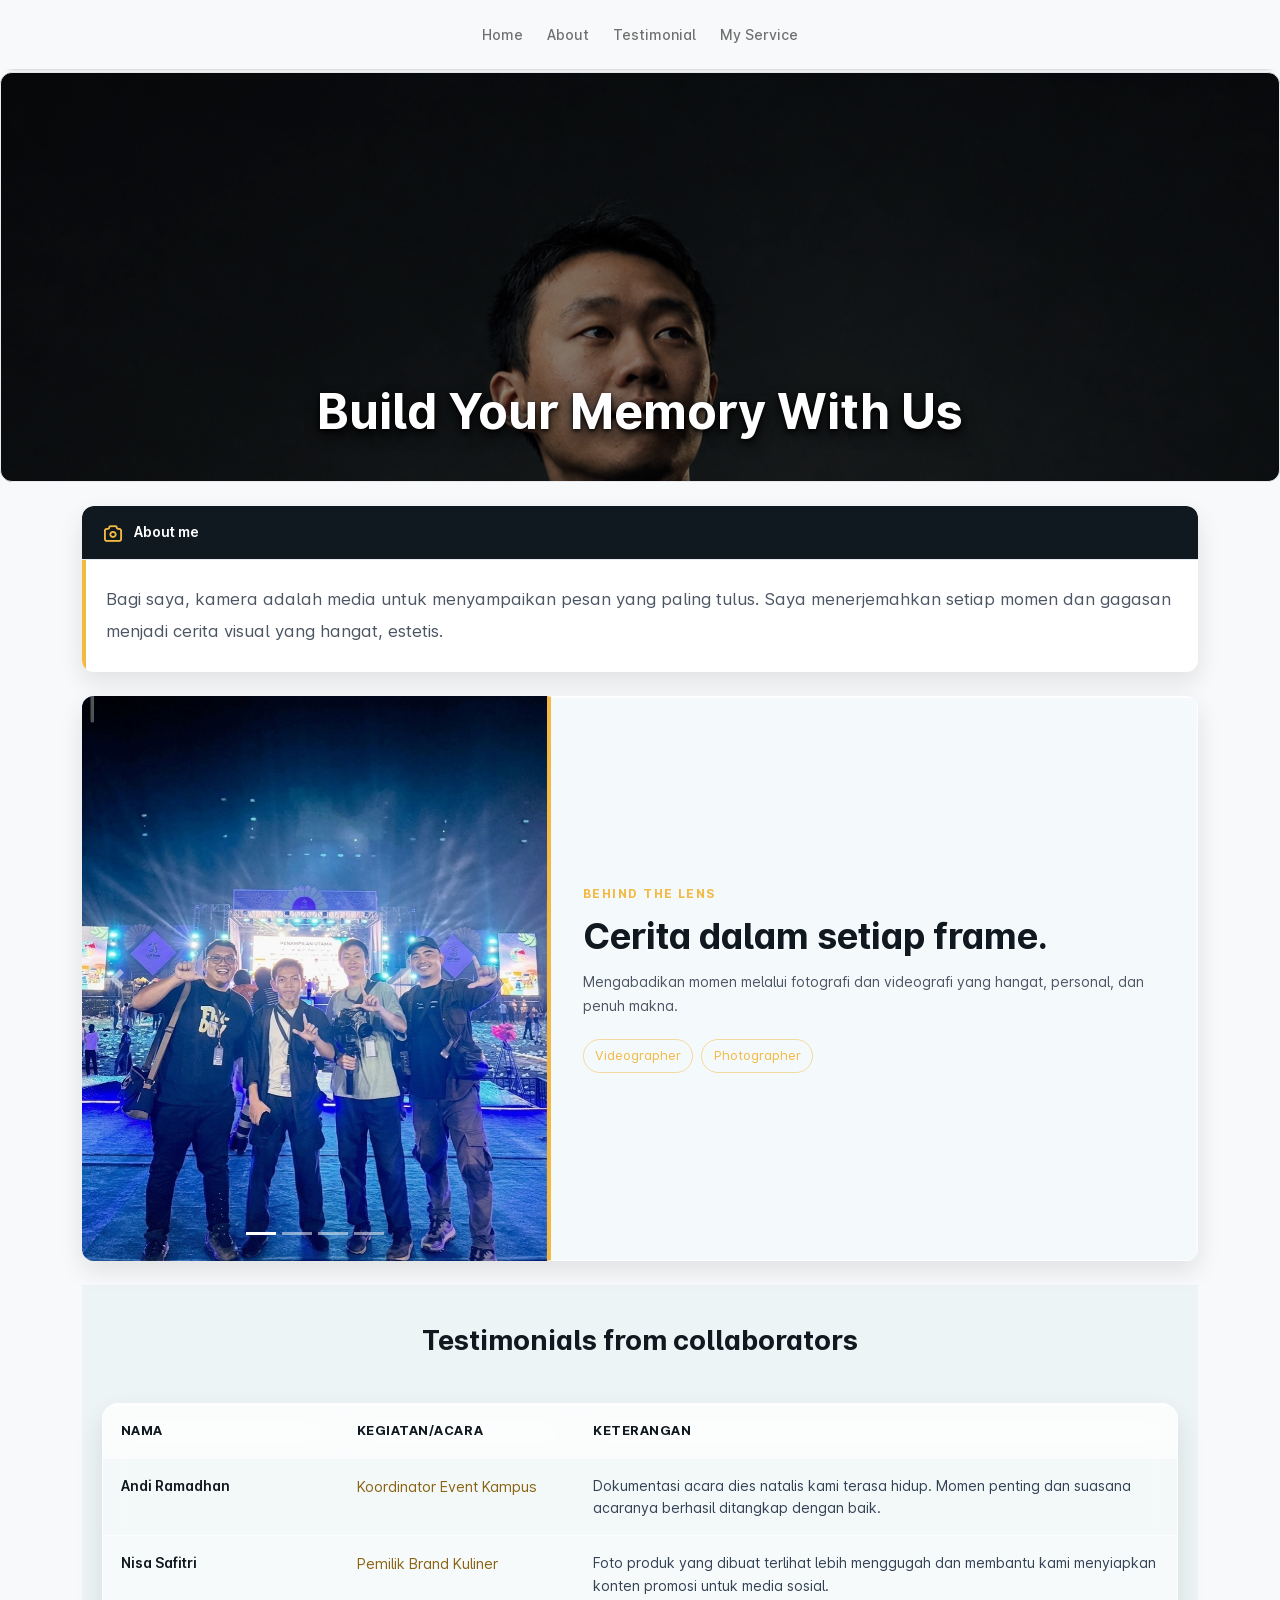
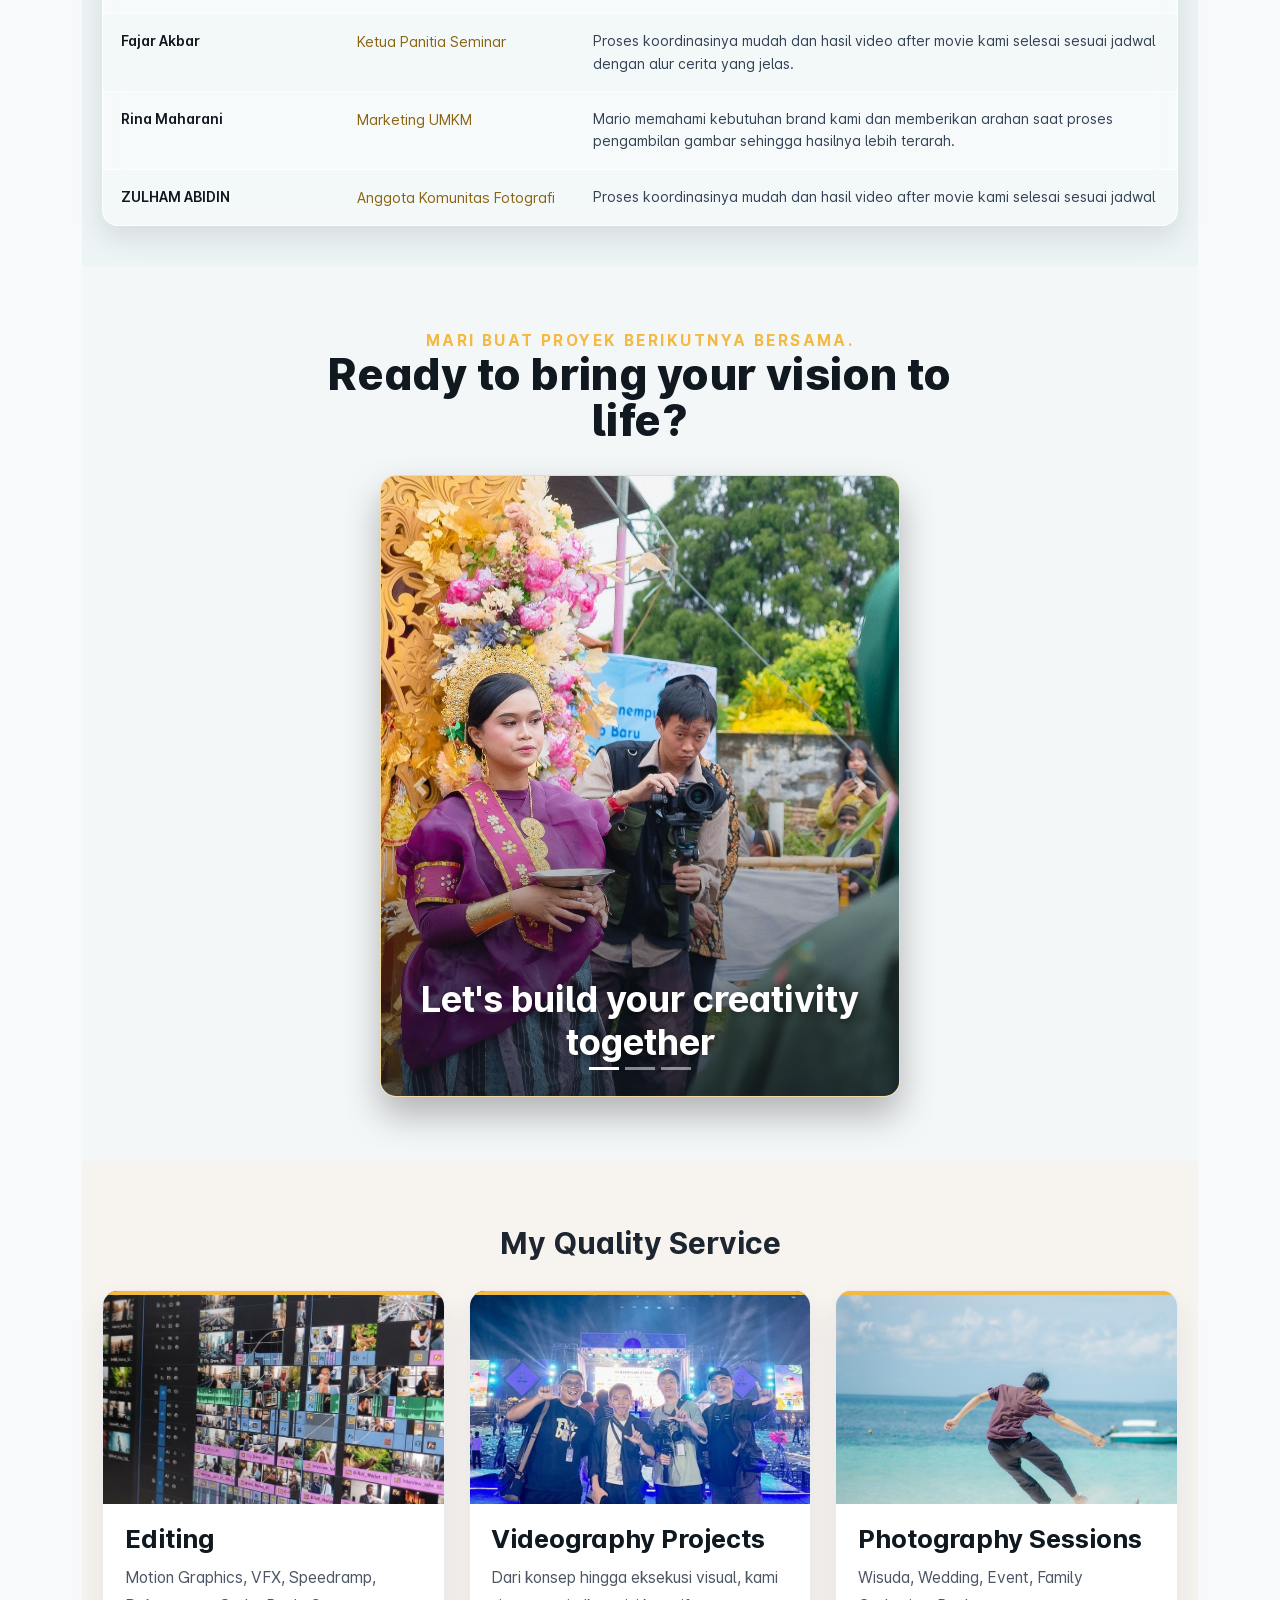
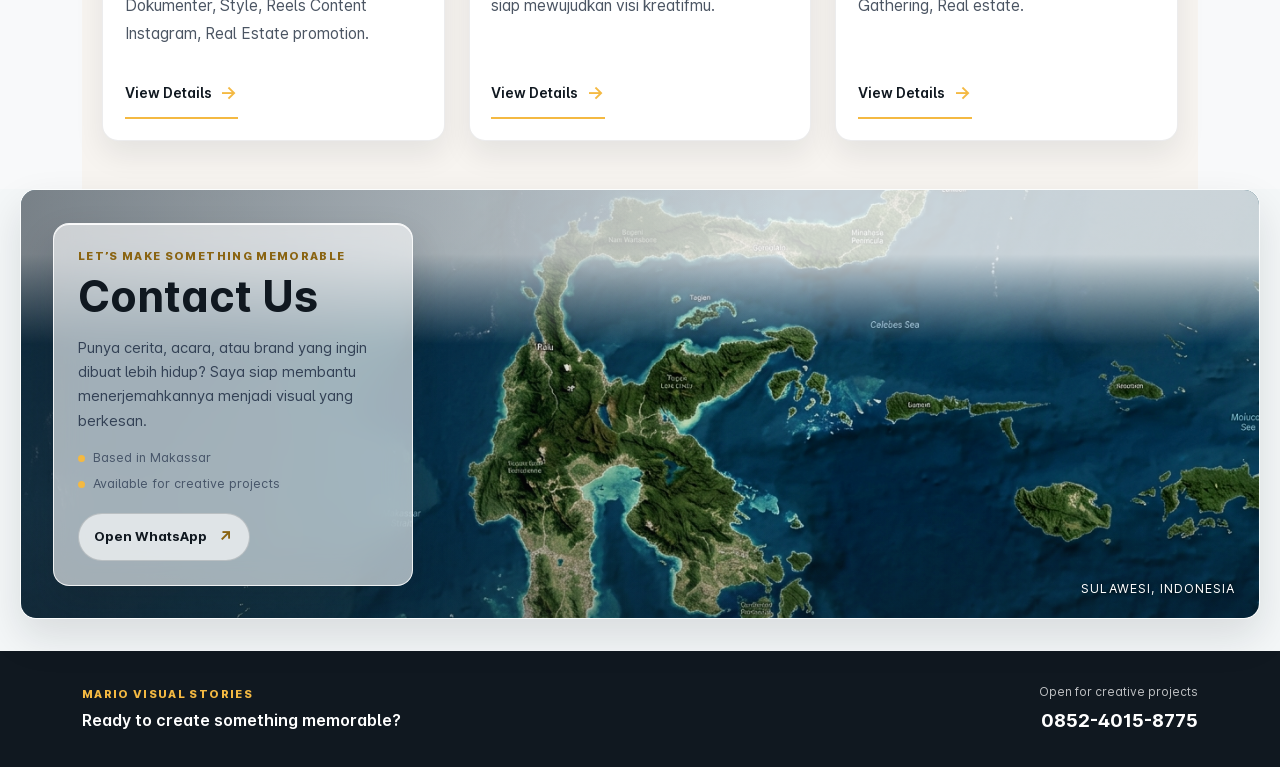
<file: index.html>
<!doctype html>
<html lang="id">

<head>
  <title>Mario</title>
  <meta charset="utf-8">
  <meta name="viewport" content="width=device-width,initial-scale=1,user-scalable=0,minimal-ui">
  <meta http-equiv="X-UA-Compatible" content="IE=edge">
  <meta name="author" content="Vidio Grapher Makassar">
  <meta name="author" content="Vidio Grapher Makassar ">
  <meta name="keyword" content="Vidio Grapher Makassar">
  <meta name="keyword" content="Vidio Grapher Makassar ">
  <meta name="keyword" content="Vidio Grapher">
  <link rel="icon" href="upload/logo.webp" type="image/x-icon">
  <link href="assets/css/plugins/animate.min.css" rel="stylesheet" type="text/css">
  <link rel="stylesheet" href="assets/fonts/inter/inter.css" id="main-font-link">
  <link rel="stylesheet" href="assets/fonts/tabler-icons.min.css">
  <link rel="stylesheet" href="assets/fonts/feather.css">
  <link rel="stylesheet" href="assets/fonts/fontawesome.css">
  <link rel="stylesheet" href="assets/fonts/material.css">
  <link rel="stylesheet" href="assets/css/style.css" id="main-style-link">
  <link rel="stylesheet" href="assets/css/style-preset.css">
  <link rel="stylesheet" href="assets/css/landing.css">
  <link rel="stylesheet" href="assets/css/index.css">

  <script>
    document.addEventListener("DOMContentLoaded", function () {
      const images = document.querySelectorAll('.col-md-6.col-xl-4 img');
      images.forEach(img => {
        img.setAttribute("loading", "lazy");
      });
    });
  </script>

</head>

<body data-pc-preset="preset-1" data-pc-sidebar-caption="true" data-pc-direction="ltr" data-pc-theme_contrast=""
  data-pc-theme="light" class="landing-page">


  <header id="home">
    <nav class="navbar navbar-expand-md navbar-light default mb-0">
      <div class="container">
        <a class="navbar-brand  text-black ps-4 fw-semibold" href="">Mario</a>
        <button class="navbar-toggler rounded" type="button" data-toggle="collapse" data-target="#navbarNav"
          aria-controls="navbarNav" aria-expanded="false" aria-label="Toggle navigation">
          <span class="navbar-toggler-icon"></span>
        </button>

        <div class="collapse navbar-collapse" id="navbarNav">
          <ul class="navbar-nav mx-auto mb-2 mb-lg-0 align-items-center">
            <li class="nav-item px-1"><a class="nav-link" href="index.html">Home</a></li>
            <li class="nav-item px-1"><a class="nav-link" href="#about">About</a></li>
            <li class="nav-item px-1"><a class="nav-link" href="#education">Testimonial</a></li>
            <li class="nav-item px-1"><a class="nav-link" href="#projects">My Service</a></li>
          </ul>
        </div>

      </div>
    </nav>

    <script>
      document.addEventListener("DOMContentLoaded", function () {
        var navToggler = document.querySelector(".navbar-toggler");
        var navbarCollapse = document.querySelector(".navbar-collapse");
        navToggler.addEventListener("click", function () {
          navbarCollapse.classList.toggle("show");
        });
      });
    </script>
  </header>

  <div class="card social-profile jumbotron-image">
    <img src="upload/jumbotron-lanscape.png" alt="" aria-hidden="true" class="card-img-top">
    <div class="jumbotron-image-text" id="heroTypingText" aria-live="polite">Build Your Memory With Us</div>
  </div>

  <div class="container">

    <div class="row">

      <div class="col-sm-12">
        <div class="row">
          <div>

            <!-- ===================================== About Me ====================================================== -->
            <div id="about" class="card about-card">
              <div class="card-header about-card-header d-flex align-items-center">
                <h5 class="about-card-title"><i class="ti ti-camera"></i>About me</h5>
              </div>
              <div class="card-body about-card-body">
                <p class="about-card-copy">
                  Bagi saya, kamera adalah media untuk menyampaikan pesan yang paling tulus. Saya menerjemahkan setiap
                  momen dan gagasan menjadi cerita visual yang hangat, estetis.
                </p>
              </div>
            </div>
            <!-- ===================================== End About Me============================================================== -->

            <!-- ===================================== Behind the lens ====================================================== -->
            <div class="card picture-card">
              <div class="row g-0 align-items-stretch">
                <div class="col-md-5">
                  <div id="projectImageCarousel" class="carousel slide picture-card-carousel" data-bs-ride="carousel">
                    <div id="behindLensIndicators" class="carousel-indicators"></div>
                    <div id="behindLensSlides" class="carousel-inner"></div>

                    
                    <button class="carousel-control-prev" type="button" data-bs-target="#projectImageCarousel"
                      data-bs-slide="prev" aria-label="Gambar sebelumnya">
                      <span class="carousel-control-prev-icon" aria-hidden="true"></span>
                    </button>
                    <button class="carousel-control-next" type="button" data-bs-target="#projectImageCarousel"
                      data-bs-slide="next" aria-label="Gambar berikutnya">
                      <span class="carousel-control-next-icon" aria-hidden="true"></span>
                    </button>
                  </div>
                </div>
                <div class="col-md-7">
                  <div class="picture-card-content">
                    <div class="picture-card-label">Behind the lens</div>
                    <h2 class="picture-card-title ">Cerita dalam setiap frame.</h2>
                    <p class="picture-card-copy">Mengabadikan momen melalui fotografi dan videografi yang hangat,
                      personal, dan penuh makna.</p>
                    <div class="picture-card-meta">
                      <span>Videographer</span>
                      <span>Photographer</span>
                    </div>
                  </div>
                </div>
              </div>
            </div>
            <!-- ================================= End Behind the lens ======================================================== -->


            <!-- ===================================== Testimonials====================================================== -->
            <section id="education" class="testimonials-section" aria-labelledby="testimonials-title">
              <h2 id="testimonials-title" class="testimonials-heading text-center">Testimonials from collaborators</h2>
              <br>
              <div class="testimonials-table-wrap">
                <table class="testimonials-table">
                  <caption class="visually-hidden">Keterangan kegiatan dan acara dari para klien</caption>
                  <thead>
                    <tr>
                      <th scope="col">Nama</th>
                      <th scope="col">Kegiatan/Acara</th>
                      <th scope="col">Keterangan</th>
                    </tr>
                  </thead>
                  <tbody id="testimonialsTableBody"></tbody>
                </table>
              </div>
            </section>
            <!-- ================================= End Testimonials ======================================================== -->


            <!-- ===================================== Creative Stories ====================================================== -->
            <section class="creative-section" aria-labelledby="creative-title">
              <p class="creative-intro">
                <span>Mari buat proyek berikutnya bersama.</span>
                Ready to bring your vision to life?
              </p>
              <div class="creative-visual">
                <div id="creativeCarousel" class="carousel slide creative-carousel" data-bs-ride="carousel"
                  data-bs-interval="4500">
                  <div id="creativeIndicators" class="carousel-indicators"></div>
                  <div id="creativeSlides" class="carousel-inner"></div>
                  <button class="carousel-control-prev" type="button" data-bs-target="#creativeCarousel"
                    data-bs-slide="prev" aria-label="Gambar proyek sebelumnya">
                    <span class="carousel-control-prev-icon" aria-hidden="true"></span>
                  </button>
                  <button class="carousel-control-next" type="button" data-bs-target="#creativeCarousel"
                    data-bs-slide="next" aria-label="Gambar proyek berikutnya">
                    <span class="carousel-control-next-icon" aria-hidden="true"></span>
                  </button>
                </div>
                <h2 id="creative-title" class="creative-caption">Let's build your creativity together</h2>
              </div>
            </section>
            <!-- ================================= End Creative Stories ======================================================== -->

            <!-- ===================================== My Quality Service ==================================================== -->
            <section id="projects" class="service-section" aria-labelledby="service-title">
              <h2 id="service-title" class="text-center">My Quality Service</h2>
              <br>
              <div id="serviceGrid" class="service-grid"></div>
            </section>
            <!-- ================================= End My Quality Service ==================================================== -->
            
          </div>
        </div>
      </div>

    </div>

  </div>

  <section class="contact-section" aria-labelledby="contact-title">
    <div class="contact-map">
      <img class="contact-map-image" src="upload/sulawesi.jpg" alt="Peta wilayah Sulawesi">
      <div class="contact-map-shade" aria-hidden="true"></div>
      <div class="contact-content">
        <div class="contact-panel">
          <p class="contact-eyebrow">Let’s make something memorable</p>
          <h2 id="contact-title">Contact Us</h2>
          <p class="contact-copy">Punya cerita, acara, atau brand yang ingin dibuat lebih hidup? Saya siap membantu menerjemahkannya menjadi visual yang berkesan.</p>
          <div class="contact-details">
            <span>Based in Makassar</span>
            <span>Available for creative projects</span>
          </div>
          <a class="contact-action" href="https://wa.me/6285240158775" target="_blank" rel="noopener">Open WhatsApp <span aria-hidden="true">↗</span></a>
        </div>
        <p class="contact-map-label">Sulawesi, Indonesia</p>
      </div>
    </div>
  </section>

  <footer class="footer">
    <div class="container footer-container">
      <div class="footer-brand">
        <span class="footer-kicker">Mario Visual Stories</span>
        <strong>Ready to create something memorable?</strong>
      </div>
      <div class="footer-contact">
        <span>Open for creative projects</span>
        <a href="https://wa.me/6285240158775" target="_blank" rel="noopener">0852-4015-8775</a>
      </div>
    </div>
  </footer>

  <script src="assets/js/fonts/custom-font.js"></script>
  <script src="assets/js/pcoded.js"></script>
  <script src="assets/js/component.js"></script>
  <script src="assets/js/plugins/feather.min.js"></script>
  <script src="assets/js/plugins/popper.min.js"></script>
  <script src="assets/js/plugins/simplebar.min.js"></script>
  <script src="assets/js/plugins/bootstrap.min.js"></script>
  <script src="https://code.jquery.com/jquery-3.6.0.min.js"></script>
  <script src="https://cdnjs.cloudflare.com/ajax/libs/twitter-bootstrap/5.3.0/js/bootstrap.bundle.min.js"></script>
  <script src="https://cdn.datatables.net/1.11.5/js/jquery.dataTables.min.js"></script>
  <script src="https://cdn.datatables.net/1.11.5/js/dataTables.bootstrap5.min.js"></script>
  <script src="tambah-data.js"></script>
  
  <script>
    var lightboxElement = document.getElementById('lightboxModal');
    var lightboxModal = lightboxElement ? new bootstrap.Modal(lightboxElement) : null;
    var elem = lightboxElement ? document.querySelectorAll('[data-lightbox]') : [];
    for (var j = 0; j < elem.length; j++) {
      elem[j].addEventListener('click', function () {
        var images_path = event.target;
        if (images_path.tagName == 'DIV') {
          images_path = images_path.parentNode;
        }
        if (images_path.tagName == 'I') {
          images_path = images_path.parentNode.parentNode;
        }
        var recipient = images_path.getAttribute('data-lightbox');
        var image = document.querySelector('.modal-image');
        image.setAttribute('src', recipient);
        lightboxModal.show();
      });
    }

    function removeClassByPrefix(node, prefix) {
      for (let i = 0; i < node.classList.length; i++) {
        let value = node.classList[i];
        if (value.startsWith(prefix)) {
          node.classList.remove(value);
        }
      }
    }

    const heroTypingText = document.getElementById('heroTypingText');
    const heroMessages = ['Build Your Memory With Me', 'My Name Is Mario', 'I Am Videographer & Photographer'];
    let heroMessageIndex = 0;
    let heroCharacterIndex = heroMessages[0].length;
    let isDeletingHeroMessage = true;

    function animateHeroMessage() {
      const message = heroMessages[heroMessageIndex];

      if (isDeletingHeroMessage) {
        heroCharacterIndex -= 1;
        heroTypingText.textContent = message.slice(0, heroCharacterIndex);

        if (heroCharacterIndex === 0) {
          isDeletingHeroMessage = false;
          heroMessageIndex = (heroMessageIndex + 1) % heroMessages.length;
        }

        setTimeout(animateHeroMessage, 55);
        return;
      }

      heroCharacterIndex += 1;
      heroTypingText.textContent = heroMessages[heroMessageIndex].slice(0, heroCharacterIndex);

      if (heroCharacterIndex === heroMessages[heroMessageIndex].length) {
        isDeletingHeroMessage = true;
        setTimeout(animateHeroMessage, 2000);
        return;
      }

      setTimeout(animateHeroMessage, 90);
    }

    setTimeout(animateHeroMessage, 5000);

    const testimonialsTableBody = document.getElementById('testimonialsTableBody');

    testimonialsTableBody.innerHTML = testimonialData.map(testimonial => `
      <tr>
        <td data-label="Nama">
          <strong>${testimonial.name}</strong>
        </td>
        <td data-label="Kegiatan">${testimonial.role}</td>
        <td data-label="Keterangan">${testimonial.quote}</td>
      </tr>
    `).join('');

    function addCarouselIndicator(container, target, index, label) {
      const indicator = document.createElement('button');
      indicator.type = 'button';
      indicator.dataset.bsTarget = target;
      indicator.dataset.bsSlideTo = index;
      indicator.setAttribute('aria-label', `${label} slide ${index + 1}`);
      if (index === 0) {
        indicator.classList.add('active');
        indicator.setAttribute('aria-current', 'true');
      }
      container.appendChild(indicator);
    }

    const behindLensSlides = document.getElementById('behindLensSlides');
    const behindLensIndicators = document.getElementById('behindLensIndicators');

    behindLensImages.forEach((image, index) => {
      const slide = document.createElement('div');
      slide.className = `carousel-item${index === 0 ? ' active' : ''}`;
      slide.innerHTML = `<img src="${image.source}" alt="${image.alt}">`;
      behindLensSlides.appendChild(slide);
      addCarouselIndicator(behindLensIndicators, '#projectImageCarousel', index, 'Behind the lens');
    });

    const creativeSlides = document.getElementById('creativeSlides');
    const creativeIndicators = document.getElementById('creativeIndicators');

    creativeImages.forEach((image, index) => {
      const slide = document.createElement('div');
      slide.className = `carousel-item${index === 0 ? ' active' : ''}`;
      slide.innerHTML = `<img src="${image.source}" alt="${image.alt}">`;
      creativeSlides.appendChild(slide);
      addCarouselIndicator(creativeIndicators, '#creativeCarousel', index, 'Creative Stories');
    });

    const serviceGrid = document.getElementById('serviceGrid');

    function renderServiceCard(item) {
      return `
        <article class="service-card">
          <div class="service-image-wrap">
            <img src="${item.imageUrl}" alt="${item.title}" loading="lazy">
          </div>
          <h3>${item.title}</h3>
          <p>${item.description}</p>
          <a class="service-btn" href="${item.slug}.html">View Details</a>
        </article>
      `;
    }

    if (serviceGrid) {
      serviceGrid.innerHTML = serviceData.map(renderServiceCard).join('');
    }
  </script>


  <script>
    document.addEventListener("DOMContentLoaded", function () {
      const images = document.querySelectorAll('.col-md-6.col-xl-4 img');
      images.forEach(img => {
        img.setAttribute("loading", "lazy");
      });
    });


    function toggleAccordion(id, btn) {

      // Tutup accordion lain yang sedang terbuka
      document.querySelectorAll('#accordionExample .accordion-collapse.show')
        .forEach(el => {
          if (el.id !== id) {
            bootstrap.Collapse.getOrCreateInstance(el).hide();

            const b = el.previousElementSibling
              .querySelector('.accordion-button');

            b.classList.add('collapsed');
            b.setAttribute('aria-expanded', 'false');
          }
        });

      // Toggle accordion yang diklik
      const el = document.getElementById(id);
      const instance = bootstrap.Collapse.getOrCreateInstance(el);

      if (el.classList.contains('show')) {
        instance.hide();
        btn.classList.add('collapsed');
        btn.setAttribute('aria-expanded', 'false');
      } else {
        instance.show();
        btn.classList.remove('collapsed');
        btn.setAttribute('aria-expanded', 'true');
      }
    }
  </script>

  <script type="text/javascript">
    var sc_project = 13083618;
    var sc_invisible = 1;
    var sc_security = "ec03a335";
  </script>


</body>

</html>
</file>
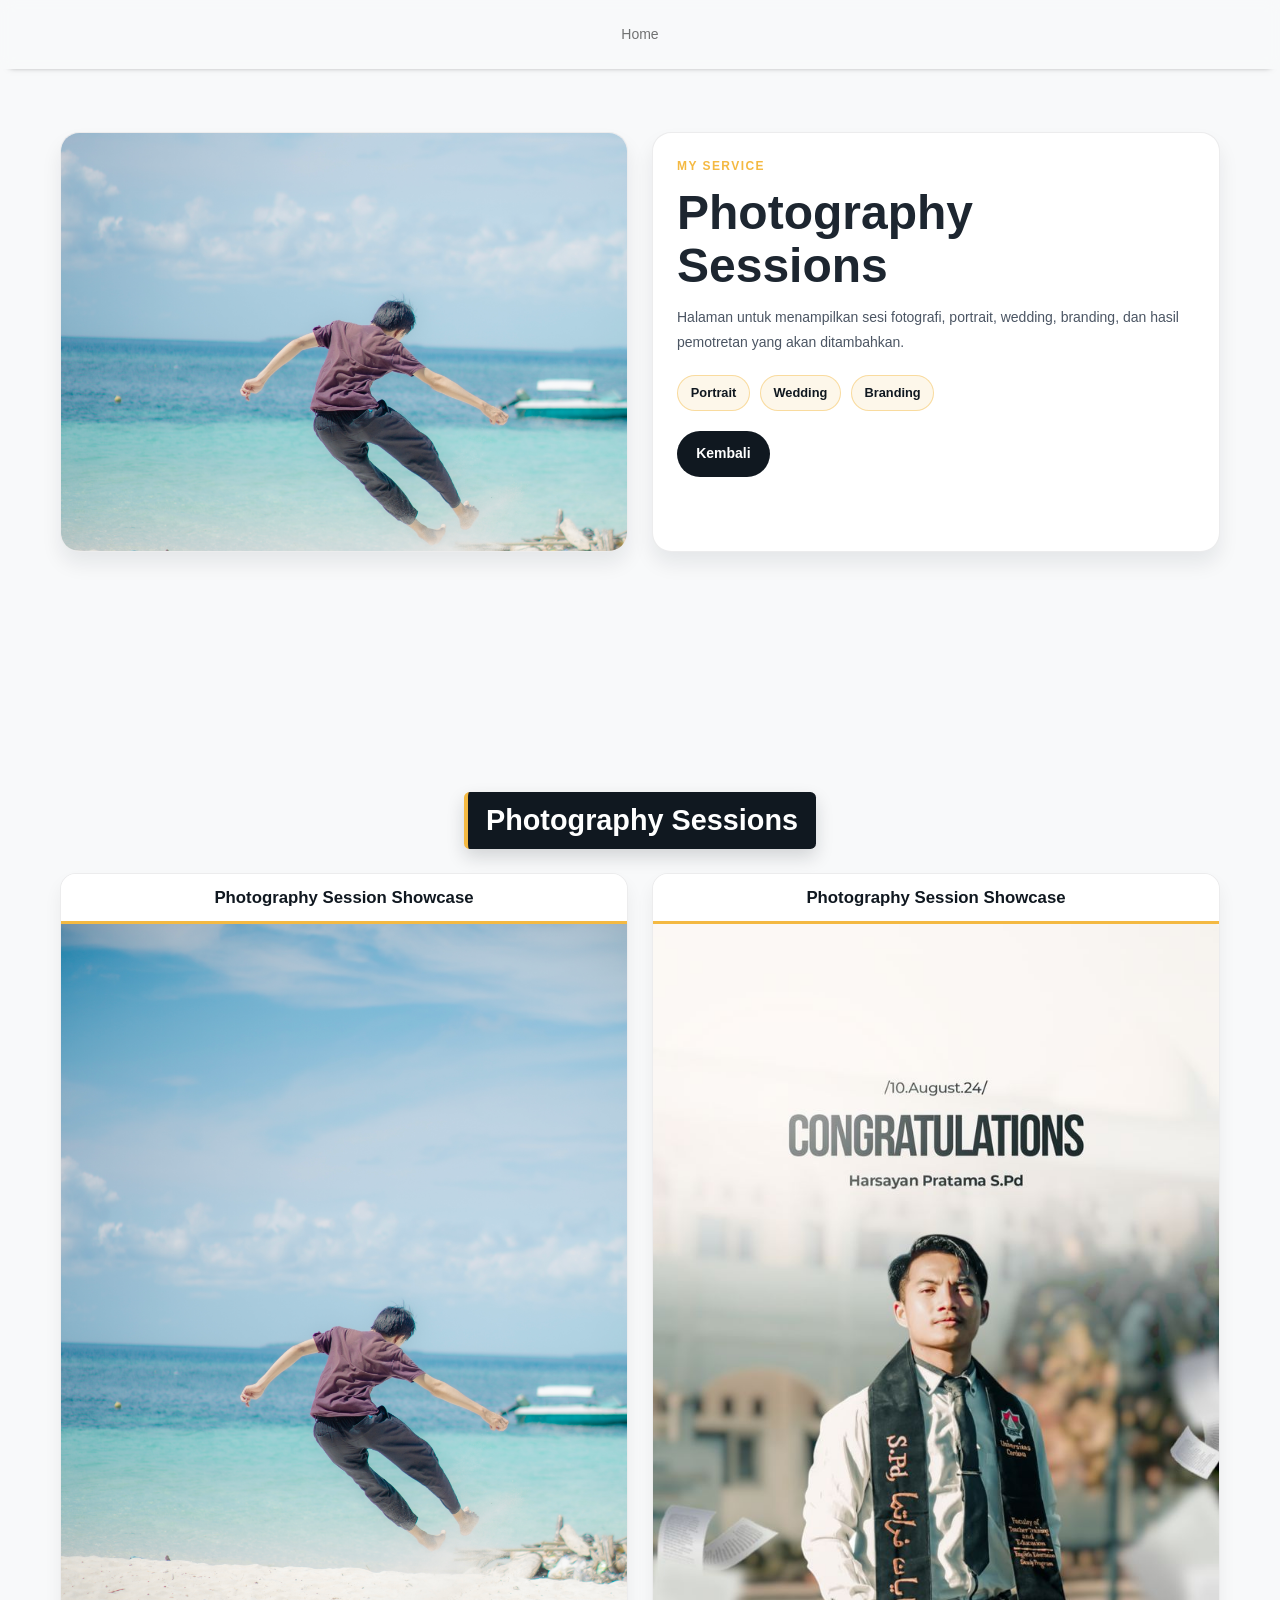
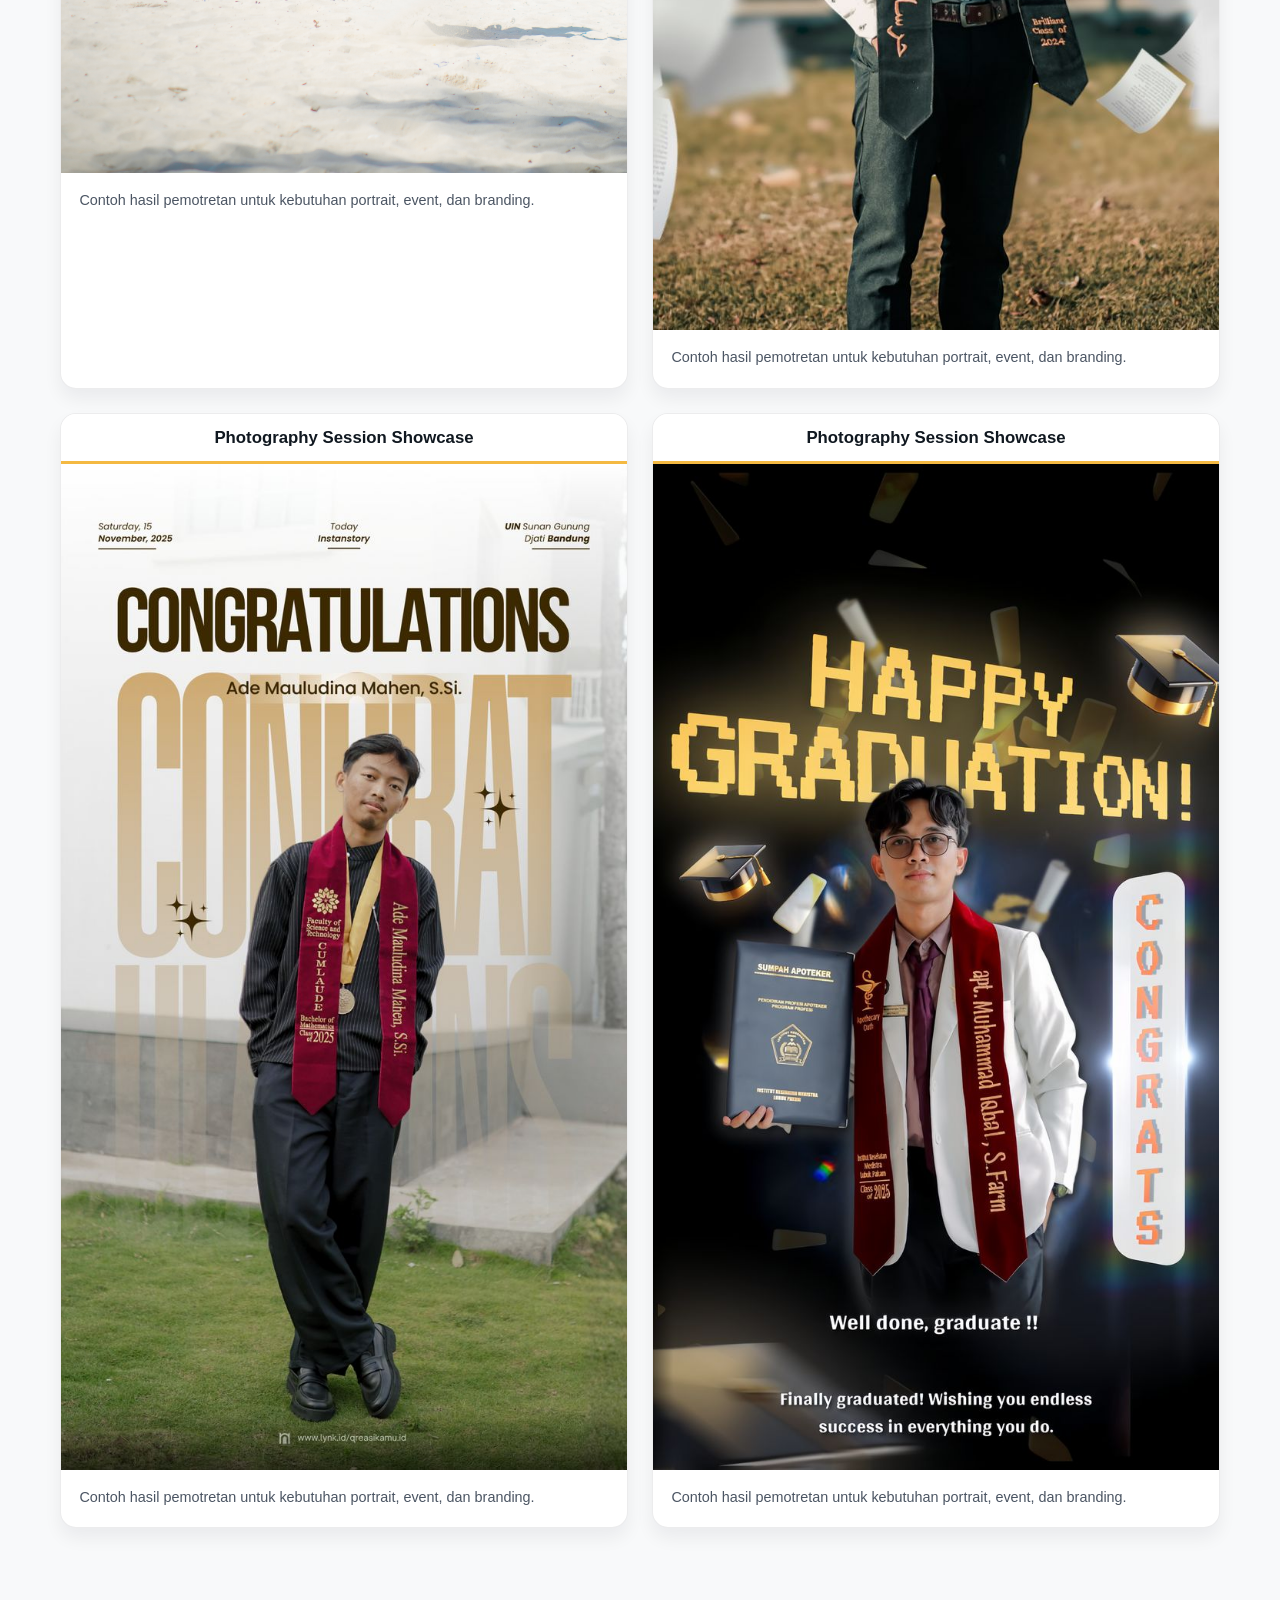
<file: photography-sessions.html>
<!doctype html>
<html lang="id">

<head>
  <title>Photography Sessions | Mario</title>
  <meta charset="utf-8">
  <meta name="viewport" content="width=device-width,initial-scale=1,user-scalable=0,minimal-ui">
  <meta http-equiv="X-UA-Compatible" content="IE=edge">
  <meta name="author" content="Vidio Grapher Makassar">
  <link rel="icon" href="upload/logo.webp" type="image/x-icon">
  <link href="assets/css/plugins/animate.min.css" rel="stylesheet" type="text/css">
  <link rel="stylesheet" href="assets/fonts/inter/inter.css" id="main-font-link">
  <link rel="stylesheet" href="assets/fonts/tabler-icons.min.css">
  <link rel="stylesheet" href="assets/fonts/feather.css">
  <link rel="stylesheet" href="assets/fonts/fontawesome.css">
  <link rel="stylesheet" href="assets/fonts/material.css">
  <link rel="stylesheet" href="assets/css/style.css" id="main-style-link">
  <link rel="stylesheet" href="assets/css/style-preset.css">
  <link rel="stylesheet" href="assets/css/landing.css">
  <style>
    body { background: #f3f5f7; color: #101820; font-family: 'Inter', sans-serif; }
    .page-shell { max-width: 1200px; margin: 0 auto; padding: 2rem 1.25rem 3.5rem; }
    #home .navbar { margin-bottom: 0 !important; }
    #home .navbar-brand { display: none; }
    .hero { display: grid; grid-template-columns: 1fr 1fr; grid-auto-rows: 420px; gap: 1.5rem; align-items: stretch; }
    .hero-visual, .detail-card { overflow: hidden; background: #fff; border: 1px solid rgba(16, 24, 32, 0.08); border-radius: 1.2rem; box-shadow: 0 12px 20px rgba(16, 24, 32, 0.08); }
    .hero-visual { min-height: 0; }
    .hero-visual img { display: block; width: 100%; height: 100%; object-fit: cover; }
    .detail-card { padding: 1.5rem; }
    .eyebrow { margin-bottom: 0.75rem; color: #f4b942; font-size: 0.75rem; font-weight: 700; letter-spacing: 0.12em; text-transform: uppercase; }
    .detail-card h1 { margin-bottom: 0.75rem; font-size: clamp(2rem, 4vw, 3rem); font-weight: 800; line-height: 1.1; }
    .detail-card p { margin-bottom: 1.25rem; color: #4b5563; line-height: 1.8; }
    .meta-list { display: flex; flex-wrap: wrap; gap: 0.6rem; margin-bottom: 1.25rem; }
    .meta-list span { padding: 0.45rem 0.8rem; border: 1px solid rgba(244, 185, 66, 0.45); border-radius: 999px; background: #fdf7ea; color: #101820; font-size: 0.8rem; font-weight: 600; }
    .back-link { display: inline-block; padding: 0.8rem 1.2rem; border-radius: 999px; background: #101820; color: #fff; text-decoration: none; font-weight: 600; }
    .photo-gallery-section { margin-top: 2.5rem; }
    .photo-gallery-title { width: fit-content; max-width: 100%; margin: 0 auto 1.5rem; padding: 0.7rem 1.1rem; color: #fff; background: #101820; border-left: 4px solid #f4b942; border-radius: 0.35rem; box-shadow: 0 8px 18px rgba(16, 24, 32, 0.16); font-size: clamp(1.2rem, 3vw, 1.8rem); font-weight: 800; line-height: 1.2; text-align: center; }
    .photo-gallery { display: grid; grid-template-columns: repeat(2, minmax(0, 1fr)); gap: 1.5rem; }
    .photo-card { overflow: hidden; background: #fff; border: 1px solid rgba(16, 24, 32, 0.08); border-radius: 1rem; box-shadow: 0 10px 18px rgba(16, 24, 32, 0.06); transition: transform 0.25s ease, box-shadow 0.25s ease; }
    .photo-card:hover { transform: translateY(-4px); box-shadow: 0 16px 28px rgba(16, 24, 32, 0.12); }
    .photo-card-heading { padding: 0.9rem 1.15rem 0.8rem; border-bottom: 3px solid #f4b942; background: #fff; }
    .photo-card-title { margin: 0; color: #101820; font-size: 1.05rem; font-weight: 700; text-align: center; }
    .photo-card-media { width: 100%; overflow: hidden; background: #e8eef0; }
    .photo-card-image { display: block; width: 100%; height: auto; object-fit: contain; }
    .photo-card-content { padding: 1rem 1.15rem 1.15rem; }
    .photo-card-description { margin: 0; color: #4b5563; font-size: 0.9rem; line-height: 1.6; }
    .photo-gallery-empty { grid-column: 1 / -1; margin: 0; padding: 2rem; color: #5b6b79; background: rgba(255, 255, 255, 0.7); border: 1px dashed rgba(16, 24, 32, 0.2); border-radius: 0.85rem; text-align: center; }
    @media (max-width: 767.98px) { #home .navbar-brand { display: inline-block; } .hero { grid-template-columns: 1fr; grid-auto-rows: auto; } .hero-visual { min-height: 420px; } .photo-gallery { grid-template-columns: 1fr; } }
  </style>
</head>

<body data-pc-preset="preset-1" data-pc-sidebar-caption="true" data-pc-direction="ltr" data-pc-theme_contrast="" data-pc-theme="light" class="landing-page">
  <header id="home">
    <nav class="navbar navbar-expand-md navbar-light default mb-0">
      <div class="container">
        <a class="navbar-brand text-black ps-4 fw-semibold" href="index.html">Mario</a>
        <button class="navbar-toggler rounded" type="button" data-toggle="collapse" data-target="#navbarNav" aria-controls="navbarNav" aria-expanded="false" aria-label="Toggle navigation"><span class="navbar-toggler-icon"></span></button>
        <div class="collapse navbar-collapse" id="navbarNav">
          <ul class="navbar-nav mx-auto mb-2 mb-lg-0 align-items-center">
            <li class="nav-item px-1"><a class="nav-link" href="index.html">Home</a></li>
          </ul>
        </div>
      </div>
    </nav>
    <script>document.addEventListener('DOMContentLoaded', function () { var navToggler = document.querySelector('.navbar-toggler'); var navbarCollapse = document.querySelector('.navbar-collapse'); navToggler.addEventListener('click', function () { navbarCollapse.classList.toggle('show'); }); });</script>
  </header>

  <div class="page-shell">
    <main>
      <section class="hero">
        <div class="hero-visual"><img src="upload/fotography.jpg" alt="Photography Sessions showcase"></div>
        <div class="detail-card">
          <div class="eyebrow">My Service</div>
          <h1>Photography Sessions</h1>
          <p>Halaman untuk menampilkan sesi fotografi, portrait, wedding, branding, dan hasil pemotretan yang akan ditambahkan.</p>
          <div class="meta-list"><span>Portrait</span><span>Wedding</span><span>Branding</span></div>
          <a href="index.html#projects" class="back-link">Kembali</a>
        </div>
      </section>
      <section class="photo-gallery-section" aria-labelledby="photo-gallery-title">
        <h2 id="photo-gallery-title" class="photo-gallery-title">Photography Sessions</h2>
        <div id="photoGallery" class="photo-gallery" aria-live="polite">
          <p class="photo-gallery-empty">Project fotografi akan ditambahkan di sini.</p>
        </div>
      </section>
    </main>
  </div>

  <script src="tambah-data.js"></script>
  <script>
    function renderPhotos() {
      const photoGallery = document.getElementById('photoGallery');

      if (!photoGallery || photoData.length === 0) {
        return;
      }

      photoGallery.innerHTML = photoData.map(photo => `
        <article class="photo-card">
          <div class="photo-card-heading">
            <h3 class="photo-card-title">${photo.title}</h3>
          </div>
          <div class="photo-card-media">
            <img class="photo-card-image" src="${photo.source}" alt="${photo.alt}" loading="lazy">
          </div>
          <div class="photo-card-content">
            <p class="photo-card-description">${photo.description}</p>
          </div>
        </article>
      `).join('');
    }

    document.addEventListener('DOMContentLoaded', function () {
      renderPhotos();
    });
  </script>
</body>

</html>
</file>
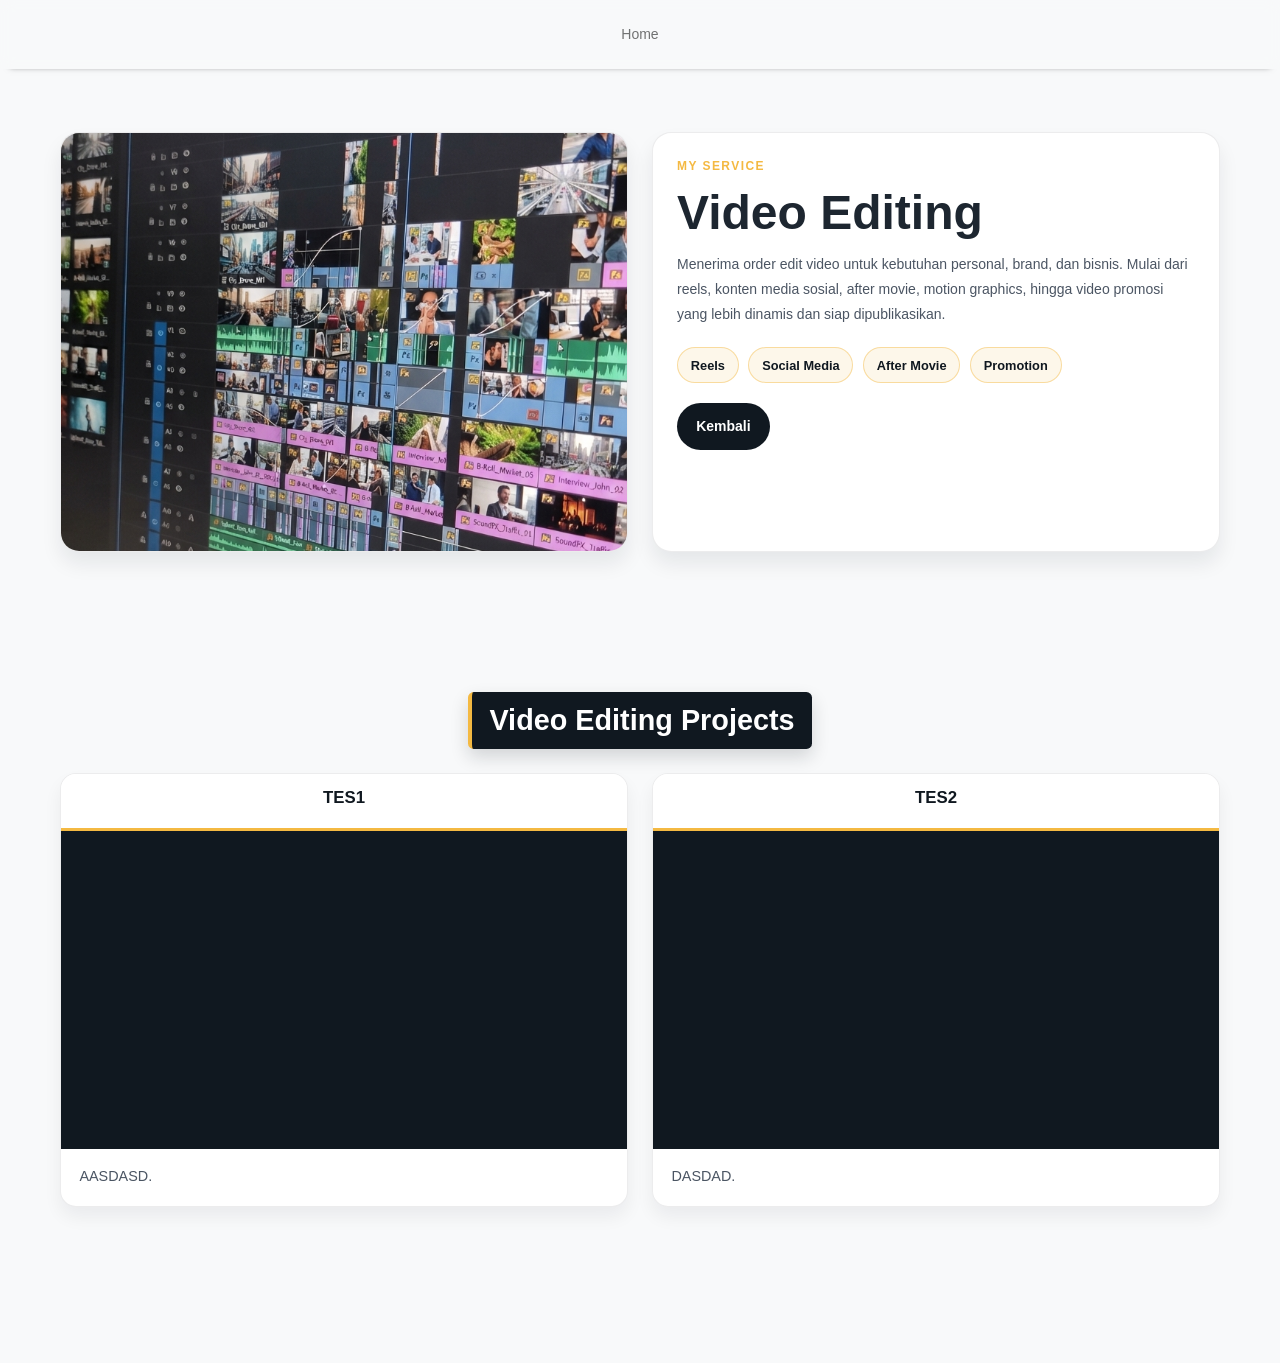
<file: video-editing.html>
<!doctype html>
<html lang="id">

<head>
  <title>Mario</title>
  <meta charset="utf-8">
  <meta name="viewport" content="width=device-width,initial-scale=1,user-scalable=0,minimal-ui">
  <meta http-equiv="X-UA-Compatible" content="IE=edge">
  <meta name="author" content="Vidio Grapher Makassar">
  <meta name="author" content="Vidio Grapher Makassar ">
  <meta name="keyword" content="Vidio Grapher Makassar">
  <meta name="keyword" content="Vidio Grapher Makassar ">
  <meta name="keyword" content="Vidio Grapher">
  <link rel="icon" href="upload/logo.webp" type="image/x-icon">
  <link href="assets/css/plugins/animate.min.css" rel="stylesheet" type="text/css">
  <link rel="stylesheet" href="assets/fonts/inter/inter.css" id="main-font-link">
  <link rel="stylesheet" href="assets/fonts/tabler-icons.min.css">
  <link rel="stylesheet" href="assets/fonts/feather.css">
  <link rel="stylesheet" href="assets/fonts/fontawesome.css">
  <link rel="stylesheet" href="assets/fonts/material.css">
  <link rel="stylesheet" href="assets/css/style.css" id="main-style-link">
  <link rel="stylesheet" href="assets/css/style-preset.css">
  <link rel="stylesheet" href="assets/css/landing.css">
  <script>
    document.addEventListener("DOMContentLoaded", function () {
      const images = document.querySelectorAll('.col-md-6.col-xl-4 img');
      images.forEach(img => {
        img.setAttribute("loading", "lazy");
      });
    });
  </script>
  <style>
    body {
      background: #f3f5f7;
      color: #101820;
      font-family: 'Inter', sans-serif;
    }

    .page-shell {
      max-width: 1200px;
      margin: 0 auto;
      padding: 2rem 1.25rem 3.5rem;
    }

    #home .navbar {
      margin-bottom: 0 !important;
    }

    #home .navbar-brand {
      display: none;
    }

    @media (max-width: 767.98px) {
      #home .navbar-brand {
        display: inline-block;
      }
    }

    .hero {
      display: grid;
      grid-template-columns: 1fr 1fr;
      grid-auto-rows: 420px;
      gap: 1.5rem;
      align-items: stretch;
      margin-bottom: 0;
    }

    .hero-visual,
    .detail-card {
      background: #fff;
      border: 1px solid rgba(16, 24, 32, 0.08);
      border-radius: 1.2rem;
      box-shadow: 0 12px 20px rgba(16, 24, 32, 0.08);
      overflow: hidden;
    }

    .hero-visual {
      min-height: 0;
    }

    .hero-visual iframe {
      display: block;
      width: 100%;
      height: 100%;
      min-height: 420px;
      border: 0;
      background: #101820;
    }

    .detail-card {
      padding: 1.5rem;
    }

    .eyebrow {
      margin-bottom: 0.75rem;
      color: #f4b942;
      font-size: 0.75rem;
      font-weight: 700;
      letter-spacing: 0.12em;
      text-transform: uppercase;
    }

    .detail-card h1 {
      margin-bottom: 0.75rem;
      font-size: clamp(2rem, 4vw, 3rem);
      font-weight: 800;
      line-height: 1.1;
    }

    .detail-card p {
      color: #4b5563;
      line-height: 1.8;
      margin-bottom: 1.25rem;
    }

    .meta-list {
      display: flex;
      flex-wrap: wrap;
      gap: 0.6rem;
      margin-bottom: 1.25rem;
    }

    .meta-list span {
      padding: 0.45rem 0.8rem;
      border-radius: 999px;
      background: #fdf7ea;
      border: 1px solid rgba(244, 185, 66, 0.45);
      color: #101820;
      font-size: 0.8rem;
      font-weight: 600;
    }

    .back-link {
      display: inline-block;
      padding: 0.8rem 1.2rem;
      border-radius: 999px;
      background: #101820;
      color: #fff;
      text-decoration: none;
      font-weight: 600;
    }

    .gallery-grid {
      display: grid;
      grid-template-columns: repeat(3, minmax(0, 1fr));
      gap: 1rem;
    }

    .video-gallery-section {
      margin-top: 0;
      padding-top: 2.5rem;
    }

    .video-gallery-title {
      width: fit-content;
      max-width: 100%;
      margin: 0 auto 1.5rem;
      padding: 0.7rem 1.1rem;
      color: #fff;
      background: #101820;
      border-left: 4px solid #f4b942;
      border-radius: 0.35rem;
      box-shadow: 0 8px 18px rgba(16, 24, 32, 0.16);
      font-size: clamp(1.2rem, 3vw, 1.8rem);
      font-weight: 800;
      line-height: 1.2;
      text-align: center;
    }

    .video-gallery {
      display: grid;
      grid-template-columns: repeat(2, minmax(0, 1fr));
      gap: 1.5rem;
    }

    .video-card {
      overflow: hidden;
      background: #fff;
      border: 1px solid rgba(16, 24, 32, 0.08);
      border-radius: 1rem;
      box-shadow: 0 10px 18px rgba(16, 24, 32, 0.06);
      transition: transform 0.25s ease, box-shadow 0.25s ease;
    }

    .video-card:hover {
      transform: translateY(-4px);
      box-shadow: 0 16px 28px rgba(16, 24, 32, 0.12);
    }

    .video-frame {
      display: block;
      width: 100%;
      aspect-ratio: 16 / 9;
      border: 0;
      background: #101820;
    }

    .video-card-heading {
      padding: 0.9rem 1.15rem 0.8rem;
      border-bottom: 3px solid #f4b942;
      background: #fff;
    }

    .video-card-content {
      padding: 1rem 1.15rem 1.15rem;
    }

    .video-card-title {
      margin: 0 0 0.4rem;
      color: #101820;
      font-size: 1.05rem;
      font-weight: 700;
    }

    .video-card-description {
      margin: 0;
      color: #4b5563;
      font-size: 0.9rem;
      line-height: 1.6;
    }

    .video-gallery-empty {
      grid-column: 1 / -1;
      padding: 1.5rem;
      color: #5b6b79;
      background: rgba(255, 255, 255, 0.7);
      border: 1px dashed rgba(16, 24, 32, 0.2);
      border-radius: 0.85rem;
      text-align: center;
    }

    .gallery-item {
      overflow: hidden;
      border-radius: 1rem;
      background: #fff;
      border: 1px solid rgba(16, 24, 32, 0.08);
      box-shadow: 0 10px 18px rgba(16, 24, 32, 0.05);
    }

    .gallery-item img {
      display: block;
      width: 100%;
      height: 220px;
      object-fit: cover;
    }

    .gallery-item .caption {
      padding: 0.85rem 1rem;
      font-weight: 600;
      color: #101820;
      background: #fff;
    }

    @media (max-width: 767.98px) {
      .hero {
        grid-template-columns: 1fr;
        grid-auto-rows: auto;
      }

      .hero-visual {
        min-height: 420px;
      }

      .gallery-grid {
        grid-template-columns: 1fr;
      }

      .video-gallery {
        grid-template-columns: 1fr;
      }

      .video-gallery-section {
        padding-top: 1.75rem;
      }

      .topbar {
        flex-direction: column;
      }
    }
  </style>
</head>

<body data-pc-preset="preset-1" data-pc-sidebar-caption="true" data-pc-direction="ltr" data-pc-theme_contrast=""
  data-pc-theme="light" class="landing-page">
  <header id="home">
    <nav class="navbar navbar-expand-md navbar-light default mb-0">
      <div class="container">
        <a class="navbar-brand  text-black ps-4 fw-semibold" href="">Mario</a>
        <button class="navbar-toggler rounded" type="button" data-toggle="collapse" data-target="#navbarNav"
          aria-controls="navbarNav" aria-expanded="false" aria-label="Toggle navigation">
          <span class="navbar-toggler-icon"></span>
        </button>

        <div class="collapse navbar-collapse" id="navbarNav">
          <ul class="navbar-nav mx-auto mb-2 mb-lg-0 align-items-center">
            <li class="nav-item px-1"><a class="nav-link" href="index.html">Home</a></li>
          </ul>
        </div>

      </div>
    </nav>

    <script>
      document.addEventListener("DOMContentLoaded", function () {
        var navToggler = document.querySelector(".navbar-toggler");
        var navbarCollapse = document.querySelector(".navbar-collapse");

        navToggler.addEventListener("click", function () {
          navbarCollapse.classList.toggle("show");
        });
      });
    </script>
  </header>

  <div class="page-shell">
    <main>

      <section class="hero">
        
        <div class="hero-visual">
          <img src="upload/editing.png" alt="Video Editing showcase" style="width: 100%; height: 100%; object-fit: cover; display: block;">
        </div>

        <div class="detail-card">
          <div class="eyebrow">My Service</div>
          <h1>Video Editing</h1>
          <p>Menerima order edit video untuk kebutuhan personal, brand, dan bisnis. Mulai dari reels, konten media sosial, after movie, motion graphics, hingga video promosi yang lebih dinamis dan siap dipublikasikan.</p>
          <div class="meta-list">
            <span>Reels</span>
            <span>Social Media</span>
            <span>After Movie</span>
            <span>Promotion</span>
          </div>
          <a href="index.html#projects" class="back-link">Kembali</a>
        </div>
      </section>

      <section class="video-gallery-section" aria-labelledby="video-gallery-title">
        <h2 id="video-gallery-title" class="video-gallery-title">Video Editing Projects</h2>
        <div id="videoGallery" class="video-gallery" aria-live="polite">
          <p class="video-gallery-empty">Video project akan ditampilkan di sini.</p>
        </div>
      </section>
    </main>
  </div>

  <script src="tambah-data.js"></script>
  <script>
    function getYouTubeEmbedUrl(link) {
      try {
        const regExp = /^.*(youtu.be\/|v\/|u\/\w\/|embed\/|shorts\/|watch\?v=|\&v=)([^#\&\?]*).*/;
        const match = link.match(regExp);

        if (match && match[2].length === 11) {
          return `https://www.youtube-nocookie.com/embed/${match[2]}?rel=0`;
        }

        return link;
      } catch (error) {
        return link;
      }
    }

    function renderVideos() {
      const videoGallery = document.getElementById('videoGallery');

      if (!videoGallery || videoEditingData.length === 0) {
        return;
      }

      videoGallery.innerHTML = videoEditingData.map(video => `
        <article class="video-card">
          <div class="video-card-heading">
            <h3 class="video-card-title text-center">${video.title}</h3>
          </div>
          <iframe class="video-frame" src="${getYouTubeEmbedUrl(video.link)}" title="${video.title}" loading="lazy" allow="accelerometer; autoplay; clipboard-write; encrypted-media; gyroscope; picture-in-picture; web-share" referrerpolicy="strict-origin-when-cross-origin" allowfullscreen></iframe>
          <div class="video-card-content">
            <p class="video-card-description">${video.description}</p>
          </div>
        </article>
      `).join('');
    }

    document.addEventListener('DOMContentLoaded', function () {
      renderVideos();
    });
  </script>
</body>

</html>
</file>
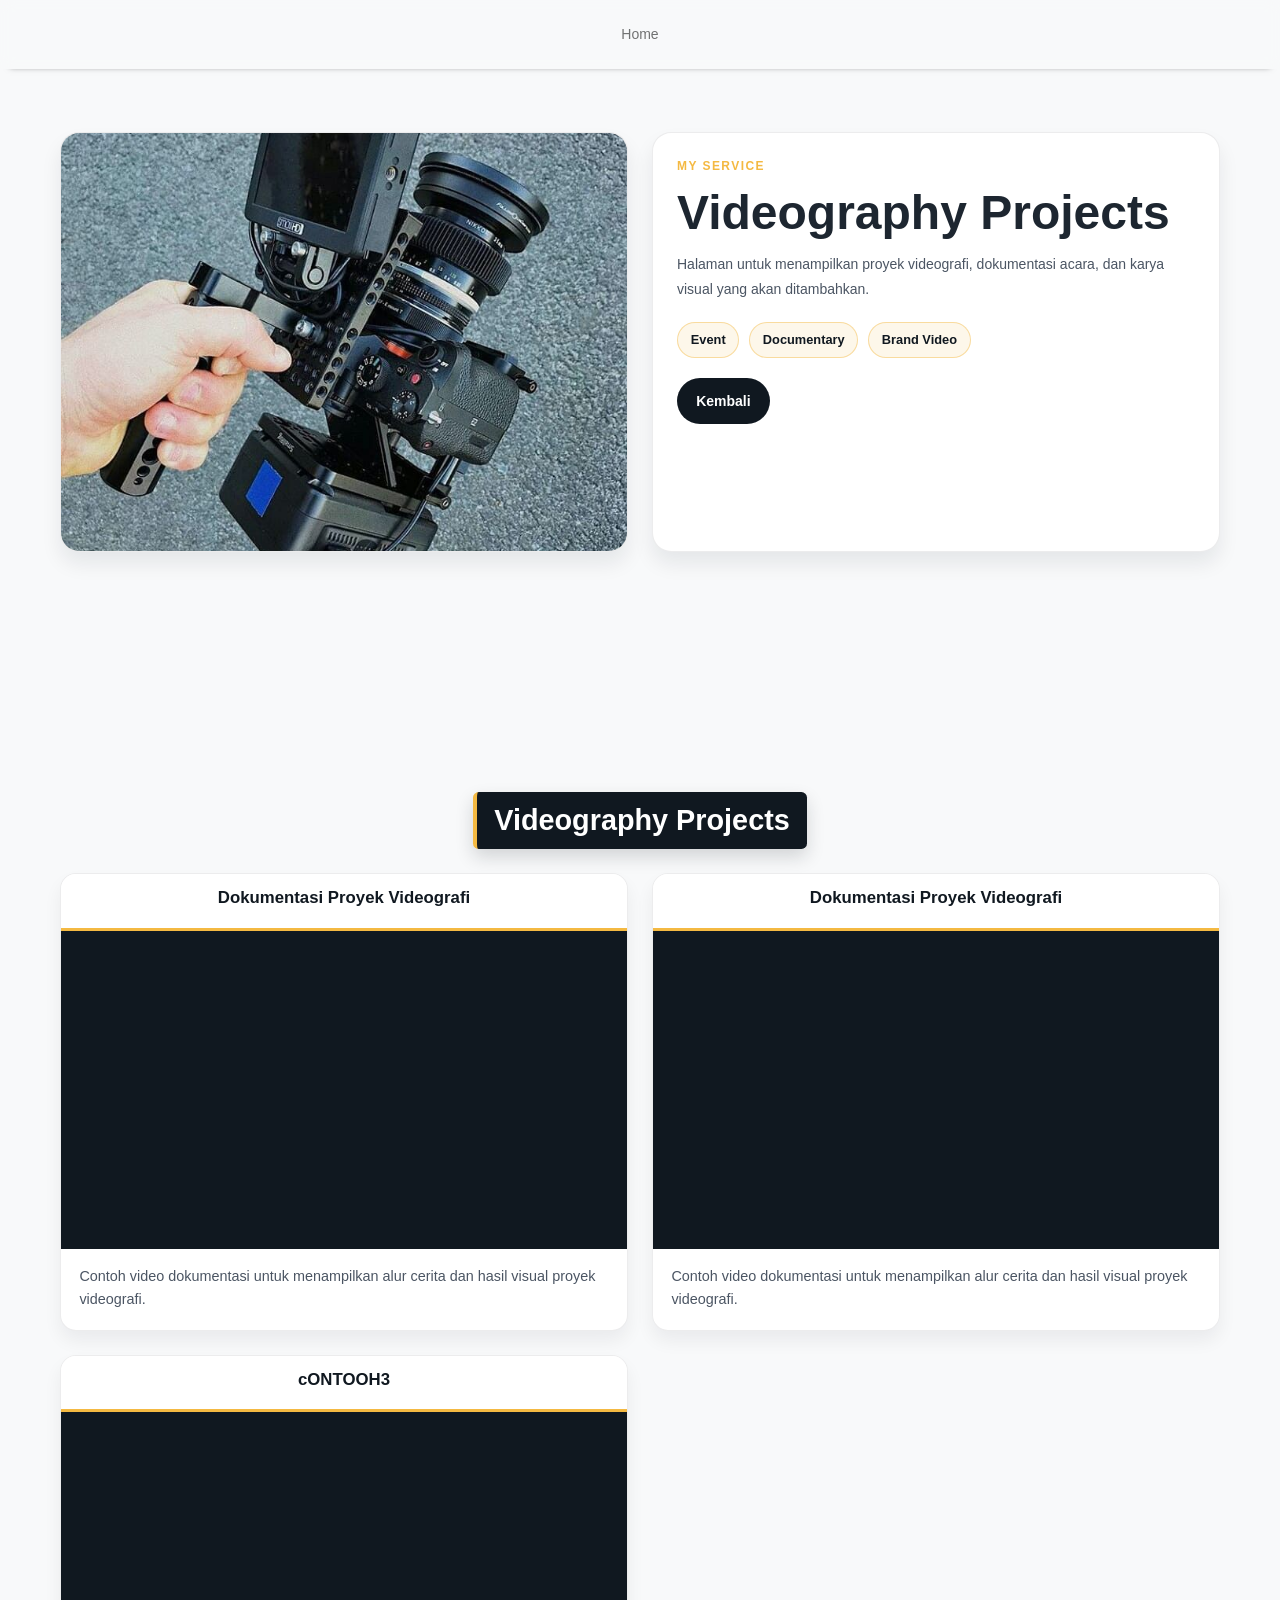
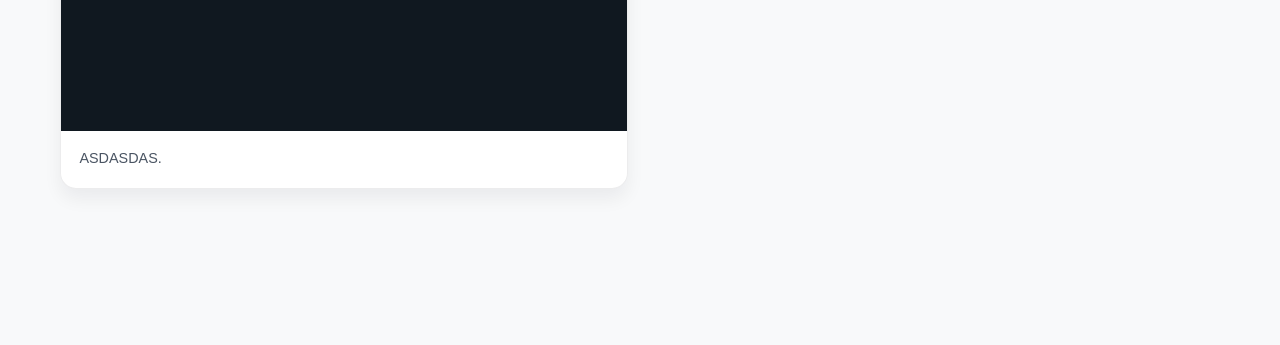
<file: videography-projects.html>
<!doctype html>
<html lang="id">

<head>
  <title>Videography Projects | Mario</title>
  <meta charset="utf-8">
  <meta name="viewport" content="width=device-width,initial-scale=1,user-scalable=0,minimal-ui">
  <meta http-equiv="X-UA-Compatible" content="IE=edge">
  <meta name="author" content="Vidio Grapher Makassar">
  <link rel="icon" href="upload/logo.webp" type="image/x-icon">
  <link href="assets/css/plugins/animate.min.css" rel="stylesheet" type="text/css">
  <link rel="stylesheet" href="assets/fonts/inter/inter.css" id="main-font-link">
  <link rel="stylesheet" href="assets/fonts/tabler-icons.min.css">
  <link rel="stylesheet" href="assets/fonts/feather.css">
  <link rel="stylesheet" href="assets/fonts/fontawesome.css">
  <link rel="stylesheet" href="assets/fonts/material.css">
  <link rel="stylesheet" href="assets/css/style.css" id="main-style-link">
  <link rel="stylesheet" href="assets/css/style-preset.css">
  <link rel="stylesheet" href="assets/css/landing.css">
  <style>
    body { background: #f3f5f7; color: #101820; font-family: 'Inter', sans-serif; }
    .page-shell { max-width: 1200px; margin: 0 auto; padding: 2rem 1.25rem 3.5rem; }
    #home .navbar { margin-bottom: 0 !important; }
    #home .navbar-brand { display: none; }
    .hero { display: grid; grid-template-columns: 1fr 1fr; grid-auto-rows: 420px; gap: 1.5rem; align-items: stretch; }
    .hero-visual, .detail-card { overflow: hidden; background: #fff; border: 1px solid rgba(16, 24, 32, 0.08); border-radius: 1.2rem; box-shadow: 0 12px 20px rgba(16, 24, 32, 0.08); }
    .hero-visual { min-height: 0; }
    .hero-visual img { display: block; width: 100%; height: 100%; object-fit: cover; }
    .detail-card { padding: 1.5rem; }
    .eyebrow { margin-bottom: 0.75rem; color: #f4b942; font-size: 0.75rem; font-weight: 700; letter-spacing: 0.12em; text-transform: uppercase; }
    .detail-card h1 { margin-bottom: 0.75rem; font-size: clamp(2rem, 4vw, 3rem); font-weight: 800; line-height: 1.1; }
    .detail-card p { margin-bottom: 1.25rem; color: #4b5563; line-height: 1.8; }
    .meta-list { display: flex; flex-wrap: wrap; gap: 0.6rem; margin-bottom: 1.25rem; }
    .meta-list span { padding: 0.45rem 0.8rem; border: 1px solid rgba(244, 185, 66, 0.45); border-radius: 999px; background: #fdf7ea; color: #101820; font-size: 0.8rem; font-weight: 600; }
    .back-link { display: inline-block; padding: 0.8rem 1.2rem; border-radius: 999px; background: #101820; color: #fff; text-decoration: none; font-weight: 600; }
    .video-gallery-section { margin-top: 2.5rem; }
    .video-gallery-title { width: fit-content; max-width: 100%; margin: 0 auto 1.5rem; padding: 0.7rem 1.1rem; color: #fff; background: #101820; border-left: 4px solid #f4b942; border-radius: 0.35rem; box-shadow: 0 8px 18px rgba(16, 24, 32, 0.16); font-size: clamp(1.2rem, 3vw, 1.8rem); font-weight: 800; line-height: 1.2; text-align: center; }
    .video-gallery { display: grid; grid-template-columns: repeat(2, minmax(0, 1fr)); gap: 1.5rem; }
    .video-card { overflow: hidden; background: #fff; border: 1px solid rgba(16, 24, 32, 0.08); border-radius: 1rem; box-shadow: 0 10px 18px rgba(16, 24, 32, 0.06); transition: transform 0.25s ease, box-shadow 0.25s ease; }
    .video-card:hover { transform: translateY(-4px); box-shadow: 0 16px 28px rgba(16, 24, 32, 0.12); }
    .video-frame { display: block; width: 100%; aspect-ratio: 16 / 9; border: 0; background: #101820; }
    .video-card-heading { padding: 0.9rem 1.15rem 0.8rem; border-bottom: 3px solid #f4b942; background: #fff; }
    .video-card-title { margin: 0 0 0.4rem; color: #101820; font-size: 1.05rem; font-weight: 700; text-align: center; }
    .video-card-content { padding: 1rem 1.15rem 1.15rem; }
    .video-card-description { margin: 0; color: #4b5563; font-size: 0.9rem; line-height: 1.6; }
    .video-gallery-empty { grid-column: 1 / -1; margin: 0; padding: 2rem; color: #5b6b79; background: rgba(255, 255, 255, 0.7); border: 1px dashed rgba(16, 24, 32, 0.2); border-radius: 0.85rem; text-align: center; }
    @media (max-width: 767.98px) { #home .navbar-brand { display: inline-block; } .hero { grid-template-columns: 1fr; grid-auto-rows: auto; } .hero-visual { min-height: 420px; } .video-gallery { grid-template-columns: 1fr; } }
  </style>
</head>

<body data-pc-preset="preset-1" data-pc-sidebar-caption="true" data-pc-direction="ltr" data-pc-theme_contrast="" data-pc-theme="light" class="landing-page">
  <header id="home">
    <nav class="navbar navbar-expand-md navbar-light default mb-0">
      <div class="container">
        <a class="navbar-brand text-black ps-4 fw-semibold" href="index.html">Mario</a>
        <button class="navbar-toggler rounded" type="button" data-toggle="collapse" data-target="#navbarNav" aria-controls="navbarNav" aria-expanded="false" aria-label="Toggle navigation"><span class="navbar-toggler-icon"></span></button>
        <div class="collapse navbar-collapse" id="navbarNav">
          <ul class="navbar-nav mx-auto mb-2 mb-lg-0 align-items-center">
            <li class="nav-item px-1"><a class="nav-link" href="index.html">Home</a></li>
          </ul>
        </div>
      </div>
    </nav>
    <script>document.addEventListener('DOMContentLoaded', function () { var navToggler = document.querySelector('.navbar-toggler'); var navbarCollapse = document.querySelector('.navbar-collapse'); navToggler.addEventListener('click', function () { navbarCollapse.classList.toggle('show'); }); });</script>
  </header>

  <div class="page-shell">
    <main>
      <section class="hero">
        <div class="hero-visual"><img src="upload/videography-projects.jfif" alt="Videography Projects showcase"></div>
        <div class="detail-card">
          <div class="eyebrow">My Service</div>
          <h1>Videography Projects</h1>
          <p>Halaman untuk menampilkan proyek videografi, dokumentasi acara, dan karya visual yang akan ditambahkan.</p>
          <div class="meta-list"><span>Event</span><span>Documentary</span><span>Brand Video</span></div>
          <a href="index.html#projects" class="back-link">Kembali</a>
        </div>
      </section>
      <section class="video-gallery-section" aria-labelledby="video-gallery-title">
        <h2 id="video-gallery-title" class="video-gallery-title">Videography Projects</h2>
        <div id="videoGallery" class="video-gallery" aria-live="polite">
          <p class="video-gallery-empty">Project videografi akan ditambahkan di sini.</p>
        </div>
      </section>
    </main>
  </div>

  <script src="tambah-data.js"></script>
  <script>
    function getYouTubeEmbedUrl(link) {
      try {
        const regExp = /^.*(youtu.be\/|v\/|u\/\w\/|embed\/|shorts\/|watch\?v=|\&v=)([^#\&\?]*).*/;
        const match = link.match(regExp);

        if (match && match[2].length === 11) {
          return `https://www.youtube-nocookie.com/embed/${match[2]}?rel=0`;
        }

        return link;
      } catch (error) {
        return link;
      }
    }

    function renderVideos() {
      const videoGallery = document.getElementById('videoGallery');

      if (!videoGallery || videographyData.length === 0) {
        return;
      }

      videoGallery.innerHTML = videographyData.map(video => `
        <article class="video-card">
          <div class="video-card-heading">
            <h3 class="video-card-title">${video.title}</h3>
          </div>
          <iframe class="video-frame" src="${getYouTubeEmbedUrl(video.link)}" title="${video.title}" loading="lazy" allow="accelerometer; autoplay; clipboard-write; encrypted-media; gyroscope; picture-in-picture; web-share" referrerpolicy="strict-origin-when-cross-origin" allowfullscreen></iframe>
          <div class="video-card-content">
            <p class="video-card-description">${video.description}</p>
          </div>
        </article>
      `).join('');
    }

    document.addEventListener('DOMContentLoaded', function () {
      renderVideos();
    });
  </script>
</body>

</html>
</file>
<file: assets/fonts/inter/inter.css>
@font-face {
  font-family: 'Inter var';
  font-weight: 100 900;
  font-display: swap;
  font-style: normal;
  font-named-instance: 'Regular';
  src: url('Inter-roman.var32a8.woff2') format('woff2');
}

@font-face {
  font-family: 'Inter var';
  font-weight: 100 900;
  font-display: swap;
  font-style: italic;
  font-named-instance: 'Italic';
  src: url('Inter-italic.var32a8.woff2') format('woff2');
}
</file>
<file: assets/fonts/feather.css>
@font-face {
  font-family: 'feather';
  src: url('feather/feathere8ab.eot'); /* IE9*/
  src: url('feather/feathere8ab.eot#iefix') format('embedded-opentype'),
    /* IE6-IE8 */ url('feather/feathere8ab.woff') format('woff'),
    /* chrome, firefox */ url('feather/feathere8ab.ttf') format('truetype'),
    /* chrome, firefox, opera, Safari, Android, iOS 4.2+*/ url('feather/feathere8ab.svg#feather') format('svg'); /* iOS 4.1- */
}

.feather {
  /* use !important to prevent issues with browser extensions that change fonts */
  font-family: 'feather' !important;
  speak: none;
  font-style: normal;
  font-weight: normal;
  font-variant: normal;
  text-transform: none;
  line-height: 1;

  /* Better Font Rendering =========== */
  -webkit-font-smoothing: antialiased;
  -moz-osx-font-smoothing: grayscale;
}

.icon-alert-octagon:before {
  content: '\e81b';
}

.icon-alert-circle:before {
  content: '\e81c';
}

.icon-activity:before {
  content: '\e81d';
}

.icon-alert-triangle:before {
  content: '\e81e';
}

.icon-align-center:before {
  content: '\e81f';
}

.icon-airplay:before {
  content: '\e820';
}

.icon-align-justify:before {
  content: '\e821';
}

.icon-align-left:before {
  content: '\e822';
}

.icon-align-right:before {
  content: '\e823';
}

.icon-arrow-down-left:before {
  content: '\e824';
}

.icon-arrow-down-right:before {
  content: '\e825';
}

.icon-anchor:before {
  content: '\e826';
}

.icon-aperture:before {
  content: '\e827';
}

.icon-arrow-left:before {
  content: '\e828';
}

.icon-arrow-right:before {
  content: '\e829';
}

.icon-arrow-down:before {
  content: '\e82a';
}

.icon-arrow-up-left:before {
  content: '\e82b';
}

.icon-arrow-up-right:before {
  content: '\e82c';
}

.icon-arrow-up:before {
  content: '\e82d';
}

.icon-award:before {
  content: '\e82e';
}

.icon-bar-chart:before {
  content: '\e82f';
}

.icon-at-sign:before {
  content: '\e830';
}

.icon-bar-chart-2:before {
  content: '\e831';
}

.icon-battery-charging:before {
  content: '\e832';
}

.icon-bell-off:before {
  content: '\e833';
}

.icon-battery:before {
  content: '\e834';
}

.icon-bluetooth:before {
  content: '\e835';
}

.icon-bell:before {
  content: '\e836';
}

.icon-book:before {
  content: '\e837';
}

.icon-briefcase:before {
  content: '\e838';
}

.icon-camera-off:before {
  content: '\e839';
}

.icon-calendar:before {
  content: '\e83a';
}

.icon-bookmark:before {
  content: '\e83b';
}

.icon-box:before {
  content: '\e83c';
}

.icon-camera:before {
  content: '\e83d';
}

.icon-check-circle:before {
  content: '\e83e';
}

.icon-check:before {
  content: '\e83f';
}

.icon-check-square:before {
  content: '\e840';
}

.icon-cast:before {
  content: '\e841';
}

.icon-chevron-down:before {
  content: '\e842';
}

.icon-chevron-left:before {
  content: '\e843';
}

.icon-chevron-right:before {
  content: '\e844';
}

.icon-chevron-up:before {
  content: '\e845';
}

.icon-chevrons-down:before {
  content: '\e846';
}

.icon-chevrons-right:before {
  content: '\e847';
}

.icon-chevrons-up:before {
  content: '\e848';
}

.icon-chevrons-left:before {
  content: '\e849';
}

.icon-circle:before {
  content: '\e84a';
}

.icon-clipboard:before {
  content: '\e84b';
}

.icon-chrome:before {
  content: '\e84c';
}

.icon-clock:before {
  content: '\e84d';
}

.icon-cloud-lightning:before {
  content: '\e84e';
}

.icon-cloud-drizzle:before {
  content: '\e84f';
}

.icon-cloud-rain:before {
  content: '\e850';
}

.icon-cloud-off:before {
  content: '\e851';
}

.icon-codepen:before {
  content: '\e852';
}

.icon-cloud-snow:before {
  content: '\e853';
}

.icon-compass:before {
  content: '\e854';
}

.icon-copy:before {
  content: '\e855';
}

.icon-corner-down-right:before {
  content: '\e856';
}

.icon-corner-down-left:before {
  content: '\e857';
}

.icon-corner-left-down:before {
  content: '\e858';
}

.icon-corner-left-up:before {
  content: '\e859';
}

.icon-corner-up-left:before {
  content: '\e85a';
}

.icon-corner-up-right:before {
  content: '\e85b';
}

.icon-corner-right-down:before {
  content: '\e85c';
}

.icon-corner-right-up:before {
  content: '\e85d';
}

.icon-cpu:before {
  content: '\e85e';
}

.icon-credit-card:before {
  content: '\e85f';
}

.icon-crosshair:before {
  content: '\e860';
}

.icon-disc:before {
  content: '\e861';
}

.icon-delete:before {
  content: '\e862';
}

.icon-download-cloud:before {
  content: '\e863';
}

.icon-download:before {
  content: '\e864';
}

.icon-droplet:before {
  content: '\e865';
}

.icon-edit-2:before {
  content: '\e866';
}

.icon-edit:before {
  content: '\e867';
}

.icon-edit-1:before {
  content: '\e868';
}

.icon-external-link:before {
  content: '\e869';
}

.icon-eye:before {
  content: '\e86a';
}

.icon-feather:before {
  content: '\e86b';
}

.icon-facebook:before {
  content: '\e86c';
}

.icon-file-minus:before {
  content: '\e86d';
}

.icon-eye-off:before {
  content: '\e86e';
}

.icon-fast-forward:before {
  content: '\e86f';
}

.icon-file-text:before {
  content: '\e870';
}

.icon-film:before {
  content: '\e871';
}

.icon-file:before {
  content: '\e872';
}

.icon-file-plus:before {
  content: '\e873';
}

.icon-folder:before {
  content: '\e874';
}

.icon-filter:before {
  content: '\e875';
}

.icon-flag:before {
  content: '\e876';
}

.icon-globe:before {
  content: '\e877';
}

.icon-grid:before {
  content: '\e878';
}

.icon-heart:before {
  content: '\e879';
}

.icon-home:before {
  content: '\e87a';
}

.icon-github:before {
  content: '\e87b';
}

.icon-image:before {
  content: '\e87c';
}

.icon-inbox:before {
  content: '\e87d';
}

.icon-layers:before {
  content: '\e87e';
}

.icon-info:before {
  content: '\e87f';
}

.icon-instagram:before {
  content: '\e880';
}

.icon-layout:before {
  content: '\e881';
}

.icon-link-2:before {
  content: '\e882';
}

.icon-life-buoy:before {
  content: '\e883';
}

.icon-link:before {
  content: '\e884';
}

.icon-log-in:before {
  content: '\e885';
}

.icon-list:before {
  content: '\e886';
}

.icon-lock:before {
  content: '\e887';
}

.icon-log-out:before {
  content: '\e888';
}

.icon-loader:before {
  content: '\e889';
}

.icon-mail:before {
  content: '\e88a';
}

.icon-maximize-2:before {
  content: '\e88b';
}

.icon-map:before {
  content: '\e88c';
}

.icon-map-pin:before {
  content: '\e88e';
}

.icon-menu:before {
  content: '\e88f';
}

.icon-message-circle:before {
  content: '\e890';
}

.icon-message-square:before {
  content: '\e891';
}

.icon-minimize-2:before {
  content: '\e892';
}

.icon-mic-off:before {
  content: '\e893';
}

.icon-minus-circle:before {
  content: '\e894';
}

.icon-mic:before {
  content: '\e895';
}

.icon-minus-square:before {
  content: '\e896';
}

.icon-minus:before {
  content: '\e897';
}

.icon-moon:before {
  content: '\e898';
}

.icon-monitor:before {
  content: '\e899';
}

.icon-more-vertical:before {
  content: '\e89a';
}

.icon-more-horizontal:before {
  content: '\e89b';
}

.icon-move:before {
  content: '\e89c';
}

.icon-music:before {
  content: '\e89d';
}

.icon-navigation-2:before {
  content: '\e89e';
}

.icon-navigation:before {
  content: '\e89f';
}

.icon-octagon:before {
  content: '\e8a0';
}

.icon-package:before {
  content: '\e8a1';
}

.icon-pause-circle:before {
  content: '\e8a2';
}

.icon-pause:before {
  content: '\e8a3';
}

.icon-percent:before {
  content: '\e8a4';
}

.icon-phone-call:before {
  content: '\e8a5';
}

.icon-phone-forwarded:before {
  content: '\e8a6';
}

.icon-phone-missed:before {
  content: '\e8a7';
}

.icon-phone-off:before {
  content: '\e8a8';
}

.icon-phone-incoming:before {
  content: '\e8a9';
}

.icon-phone:before {
  content: '\e8aa';
}

.icon-phone-outgoing:before {
  content: '\e8ab';
}

.icon-pie-chart:before {
  content: '\e8ac';
}

.icon-play-circle:before {
  content: '\e8ad';
}

.icon-play:before {
  content: '\e8ae';
}

.icon-plus-square:before {
  content: '\e8af';
}

.icon-plus-circle:before {
  content: '\e8b0';
}

.icon-plus:before {
  content: '\e8b1';
}

.icon-pocket:before {
  content: '\e8b2';
}

.icon-printer:before {
  content: '\e8b3';
}

.icon-power:before {
  content: '\e8b4';
}

.icon-radio:before {
  content: '\e8b5';
}

.icon-repeat:before {
  content: '\e8b6';
}

.icon-refresh-ccw:before {
  content: '\e8b7';
}

.icon-rewind:before {
  content: '\e8b8';
}

.icon-rotate-ccw:before {
  content: '\e8b9';
}

.icon-refresh-cw:before {
  content: '\e8ba';
}

.icon-rotate-cw:before {
  content: '\e8bb';
}

.icon-save:before {
  content: '\e8bc';
}

.icon-search:before {
  content: '\e8bd';
}

.icon-server:before {
  content: '\e8be';
}

.icon-scissors:before {
  content: '\e8bf';
}

.icon-share-2:before {
  content: '\e8c0';
}

.icon-share:before {
  content: '\e8c1';
}

.icon-shield:before {
  content: '\e8c2';
}

.icon-settings:before {
  content: '\e8c3';
}

.icon-skip-back:before {
  content: '\e8c4';
}

.icon-shuffle:before {
  content: '\e8c5';
}

.icon-sidebar:before {
  content: '\e8c6';
}

.icon-skip-forward:before {
  content: '\e8c7';
}

.icon-slack:before {
  content: '\e8c8';
}

.icon-slash:before {
  content: '\e8c9';
}

.icon-smartphone:before {
  content: '\e8ca';
}

.icon-square:before {
  content: '\e8cb';
}

.icon-speaker:before {
  content: '\e8cc';
}

.icon-star:before {
  content: '\e8cd';
}

.icon-stop-circle:before {
  content: '\e8ce';
}

.icon-sun:before {
  content: '\e8cf';
}

.icon-sunrise:before {
  content: '\e8d0';
}

.icon-tablet:before {
  content: '\e8d1';
}

.icon-tag:before {
  content: '\e8d2';
}

.icon-sunset:before {
  content: '\e8d3';
}

.icon-target:before {
  content: '\e8d4';
}

.icon-thermometer:before {
  content: '\e8d5';
}

.icon-thumbs-up:before {
  content: '\e8d6';
}

.icon-thumbs-down:before {
  content: '\e8d7';
}

.icon-toggle-left:before {
  content: '\e8d8';
}

.icon-toggle-right:before {
  content: '\e8d9';
}

.icon-trash-2:before {
  content: '\e8da';
}

.icon-trash:before {
  content: '\e8db';
}

.icon-trending-up:before {
  content: '\e8dc';
}

.icon-trending-down:before {
  content: '\e8dd';
}

.icon-triangle:before {
  content: '\e8de';
}

.icon-type:before {
  content: '\e8df';
}

.icon-twitter:before {
  content: '\e8e0';
}

.icon-upload:before {
  content: '\e8e1';
}

.icon-umbrella:before {
  content: '\e8e2';
}

.icon-upload-cloud:before {
  content: '\e8e3';
}

.icon-unlock:before {
  content: '\e8e4';
}

.icon-user-check:before {
  content: '\e8e5';
}

.icon-user-minus:before {
  content: '\e8e6';
}

.icon-user-plus:before {
  content: '\e8e7';
}

.icon-user-x:before {
  content: '\e8e8';
}

.icon-user:before {
  content: '\e8e9';
}

.icon-users:before {
  content: '\e8ea';
}

.icon-video-off:before {
  content: '\e8eb';
}

.icon-video:before {
  content: '\e8ec';
}

.icon-voicemail:before {
  content: '\e8ed';
}

.icon-volume-x:before {
  content: '\e8ee';
}

.icon-volume-2:before {
  content: '\e8ef';
}

.icon-volume-1:before {
  content: '\e8f0';
}

.icon-volume:before {
  content: '\e8f1';
}

.icon-watch:before {
  content: '\e8f2';
}

.icon-wifi:before {
  content: '\e8f3';
}

.icon-x-square:before {
  content: '\e8f4';
}

.icon-wind:before {
  content: '\e8f5';
}

.icon-x:before {
  content: '\e8f6';
}

.icon-x-circle:before {
  content: '\e8f7';
}

.icon-zap:before {
  content: '\e8f8';
}

.icon-zoom-in:before {
  content: '\e8f9';
}

.icon-zoom-out:before {
  content: '\e8fa';
}

.icon-command:before {
  content: '\e8fb';
}

.icon-cloud:before {
  content: '\e8fc';
}

.icon-hash:before {
  content: '\e8fd';
}

.icon-headphones:before {
  content: '\e8fe';
}

.icon-underline:before {
  content: '\e8ff';
}

.icon-italic:before {
  content: '\e900';
}

.icon-bold:before {
  content: '\e901';
}

.icon-crop:before {
  content: '\e902';
}

.icon-help-circle:before {
  content: '\e903';
}

.icon-paperclip:before {
  content: '\e904';
}

.icon-shopping-cart:before {
  content: '\e905';
}

.icon-tv:before {
  content: '\e906';
}

.icon-wifi-off:before {
  content: '\e907';
}

.icon-minimize:before {
  content: '\e88d';
}

.icon-maximize:before {
  content: '\e908';
}

.icon-gitlab:before {
  content: '\e909';
}

.icon-sliders:before {
  content: '\e90a';
}

.icon-star-on:before {
  content: '\e90b';
}

.icon-heart-on:before {
  content: '\e90c';
}

.icon-archive:before {
  content: '\e90d';
}

.icon-arrow-down-circle:before {
  content: '\e90e';
}

.icon-arrow-up-circle:before {
  content: '\e90f';
}

.icon-arrow-left-circle:before {
  content: '\e910';
}

.icon-arrow-right-circle:before {
  content: '\e911';
}

.icon-bar-chart-line-:before {
  content: '\e912';
}

.icon-bar-chart-line:before {
  content: '\e913';
}

.icon-book-open:before {
  content: '\e914';
}

.icon-code:before {
  content: '\e915';
}

.icon-database:before {
  content: '\e916';
}

.icon-dollar-sign:before {
  content: '\e917';
}

.icon-folder-plus:before {
  content: '\e918';
}

.icon-gift:before {
  content: '\e919';
}

.icon-folder-minus:before {
  content: '\e91a';
}

.icon-git-commit:before {
  content: '\e91b';
}

.icon-git-branch:before {
  content: '\e91c';
}

.icon-git-pull-request:before {
  content: '\e91d';
}

.icon-git-merge:before {
  content: '\e91e';
}

.icon-linkedin:before {
  content: '\e91f';
}

.icon-hard-drive:before {
  content: '\e920';
}

.icon-more-vertical-:before {
  content: '\e921';
}

.icon-more-horizontal-:before {
  content: '\e922';
}

.icon-rss:before {
  content: '\e923';
}

.icon-send:before {
  content: '\e924';
}

.icon-shield-off:before {
  content: '\e925';
}

.icon-shopping-bag:before {
  content: '\e926';
}

.icon-terminal:before {
  content: '\e927';
}

.icon-truck:before {
  content: '\e928';
}

.icon-zap-off:before {
  content: '\e929';
}

.icon-youtube:before {
  content: '\e92a';
}
</file>
<file: assets/fonts/material.css>
/* fallback */
@font-face {
  font-family: 'Material Icons Two Tone';
  font-style: normal;
  font-weight: 400;
  src: url(material/material.woff2) format('woff2');
}

.material-icons-two-tone {
  font-family: 'Material Icons Two Tone';
  font-weight: normal;
  font-style: normal;
  font-size: 24px;
  line-height: 1;
  letter-spacing: normal;
  text-transform: none;
  display: inline-block;
  white-space: nowrap;
  word-wrap: normal;
  direction: ltr;
  -webkit-font-feature-settings: 'liga';
  -webkit-font-smoothing: antialiased;
}
</file>
